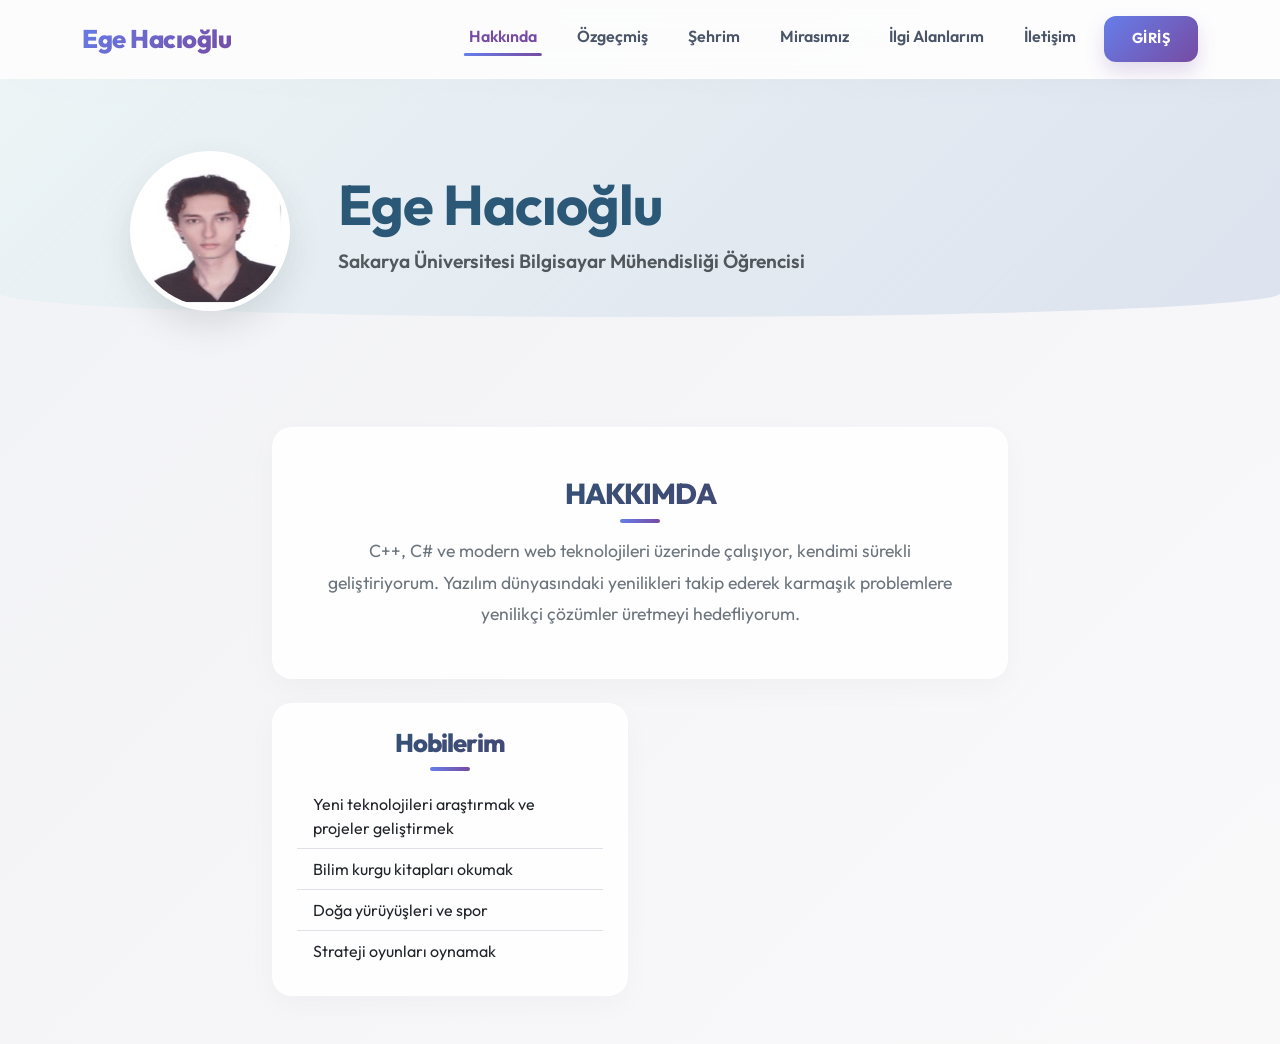
<file: index.html>
<!doctype html>
<html lang="tr">

<head>
  <meta charset="UTF-8" />
  <meta name="viewport" content="width=device-width, initial-scale=1.0" />
  <title>Hakkında - Ege Hacıoğlu | Web Projesi</title>
  <link href="https://cdn.jsdelivr.net/npm/bootstrap@5.3.0/dist/css/bootstrap.min.css" rel="stylesheet" />
  <link rel="stylesheet" href="style.css" />
</head>

<body>
  <!-- Sayfanın üst kısmında yer alan navigasyon çubuğumuz -->
  <nav class="navbar navbar-expand-lg navbar-dark bg-dark">
    <div class="container">
      <a class="navbar-brand" href="index.html">Ege Hacıoğlu</a>
      <button class="navbar-toggler" type="button" data-bs-toggle="collapse" data-bs-target="#menu">
        <span class="navbar-toggler-icon"></span>
      </button>
      <div class="collapse navbar-collapse" id="menu">
        <ul class="navbar-nav ms-auto">
          <li class="nav-item"><a class="nav-link active" href="index.html">Hakkında</a></li>
          <li class="nav-item"><a class="nav-link" href="ozgecmis.html">Özgeçmiş</a></li>
          <li class="nav-item"><a class="nav-link" href="sehrim.html">Şehrim</a></li>
          <li class="nav-item"><a class="nav-link" href="mirasimiz.html">Mirasımız</a></li>
          <li class="nav-item"><a class="nav-link" href="ilgialanlarim.html">İlgi Alanlarım</a></li>
          <li class="nav-item"><a class="nav-link" href="iletisim.html">İletişim</a></li>
          <li class="nav-item"><a class="btn btn-primary btn-sm ms-lg-2" href="login.html">Giriş</a></li>
        </ul>
      </div>
    </div>
  </nav>

  <!-- Yeni Giriş Kısmı -->
  <section id="hero" class="hero-section position-relative py-5">
    <div class="container position-relative z-1 mt-4">
      <div class="row align-items-center justify-content-center justify-content-md-start px-md-5">
        <!-- Profil Fotoğrafı Alanı -->
        <div class="col-12 col-md-auto mb-4 mb-md-0 d-flex justify-content-center">
          <div class="profile-img-container shadow-lg d-flex align-items-center justify-content-center">
            <img src="resimler/profil.png" alt="Ege Hacıoğlu" style="width: 100%; height: 100%; object-fit: cover; border-radius: 50%;">
          </div>
        </div>
        <!-- Yazı Alanı -->
        <div class="col-12 col-md-8 text-center text-md-start ms-md-4">
          <h1 class="hero-name display-4 fw-bold text-dark mb-2">Ege Hacıoğlu</h1>
          <p class="hero-subtitle lead fw-semibold text-muted mb-3">
            Sakarya Üniversitesi Bilgisayar Mühendisliği Öğrencisi
          </p>
        </div>
      </div>
    </div>

    <!-- Arka plan renk bloğu -->
    <div class="hero-bg-shape"></div>
  </section>

  <!-- Hakkında İçeriği  -->
  <section id="hakkinda-detay" class="py-5 position-relative z-1">
    <div class="container">
      <div class="row justify-content-center">
        <div class="col-md-8">
          <div class="card kart-efekti p-5 text-center mb-4">
            <h3 class="baslik-stili mb-4" style="font-size: 1.8rem;">HAKKIMDA</h3>
            <p class="text-secondary mb-0" style="font-size: 1.1rem; line-height: 1.8;">
              C++, C# ve modern web teknolojileri üzerinde çalışıyor, kendimi sürekli geliştiriyorum.
              Yazılım dünyasındaki yenilikleri takip ederek karmaşık problemlere yenilikçi çözümler üretmeyi
              hedefliyorum.
            </p>
          </div>

          <div class="row g-4">
            <!-- Hobiler Kısmı -->
            <div class="col-md-6">
              <div class="card kart-efekti p-4 h-1000">
                <h3 class="baslik-stili mb-4 text-center" style="font-size: 1.6rem;">Hobilerim </h3>
                <ul class="list-group list-group-flush text-secondary" style="font-size: 1rem;">
                  <li class="list-group-item bg-transparent"> Yeni teknolojileri araştırmak ve projeler geliştirmek</li>
                  <li class="list-group-item bg-transparent"> Bilim kurgu kitapları okumak</li>
                  <li class="list-group-item bg-transparent"> Doğa yürüyüşleri ve spor</li>
                  <li class="list-group-item bg-transparent"> Strateji oyunları oynamak</li>
                </ul>
              </div>
            </div>
          </div>
        </div>
      </div>
    </div>
  </section>

  <script src="https://cdn.jsdelivr.net/npm/bootstrap@5.3.0/dist/js/bootstrap.bundle.min.js"></script>
</body>

</html>
</file>
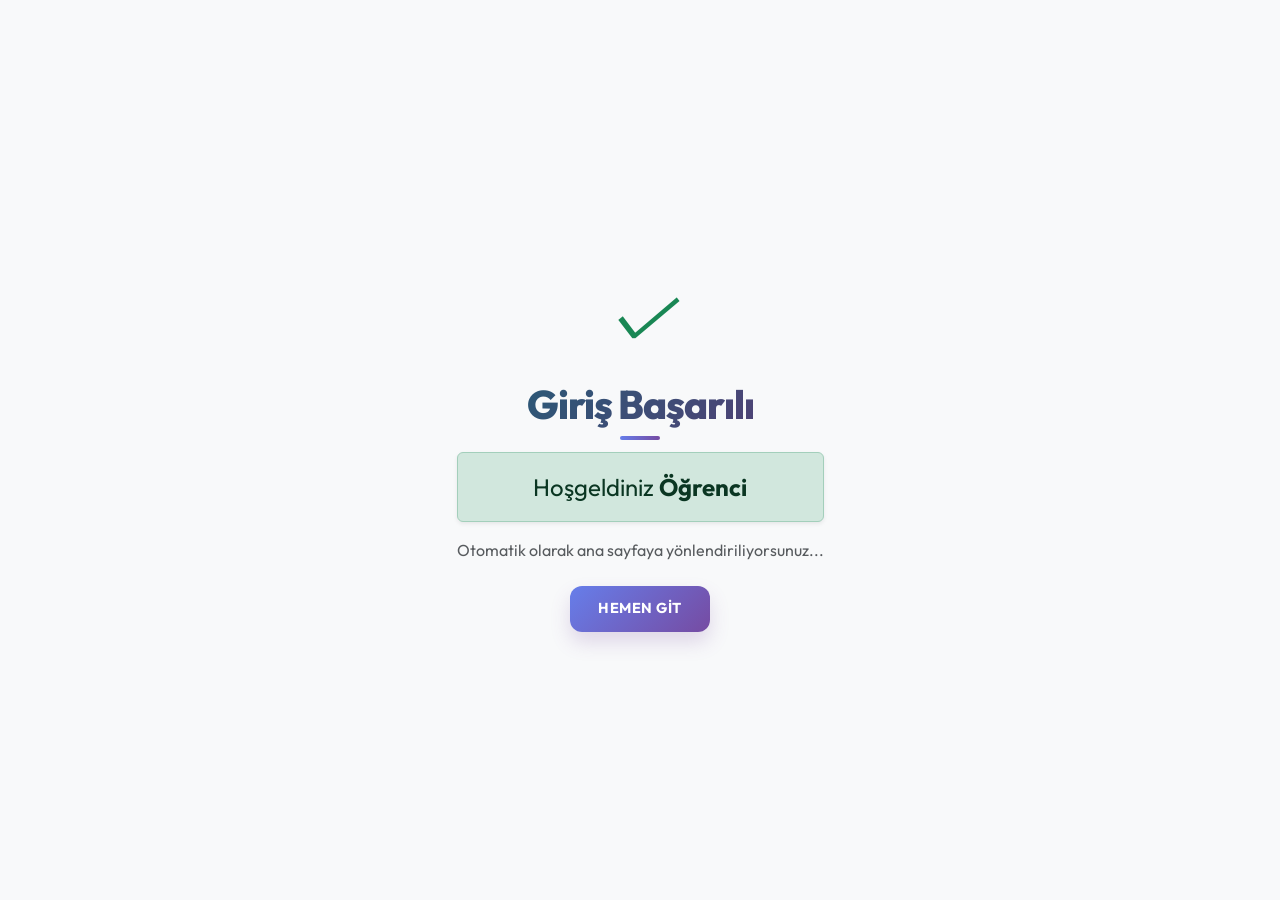
<file: basarili.html>
<!DOCTYPE html>
<html lang="tr">
<head>
    <meta charset="UTF-8">
    <meta name="viewport" content="width=device-width, initial-scale=1.0">
    <title>Giriş Başarılı</title>
    <link href="https://cdn.jsdelivr.net/npm/bootstrap@5.3.0/dist/css/bootstrap.min.css" rel="stylesheet">
    <link rel="stylesheet" href="style.css">
    <style>
        .success-container {
            min-height: 100vh;
            display: flex;
            align-items: center;
            justify-content: center;
            background-color: #f8f9fa;
        }
    </style>
    <!-- 4 Saniye sonra anasayfaya yönlendir -->
    <meta http-equiv="refresh" content="4;url=index.html">
</head>
<body>
    <div class="success-container">
        <div class="text-center">
            <div class="display-1 text-success mb-3">
                <i class="bi bi-check-circle-fill">✓</i>
            </div>
            <h1 class="baslik-stili mb-4">Giriş Başarılı</h1>
            <div class="alert alert-success fs-4 px-5 py-3 shadow-sm" role="alert">
                Hoşgeldiniz <strong id="ogrenciNo"></strong>
            </div>
            <p class="text-muted mt-3">Otomatik olarak ana sayfaya yönlendiriliyorsunuz...</p>
            <a href="index.html" class="btn btn-primary mt-2">Hemen Git</a>
        </div>
    </div>

    <script>
        // URL'den öğrenci numarasını al
        const urlParams = new URLSearchParams(window.location.search);
        const sifre = urlParams.get('sifre');
        if (sifre) {
            document.getElementById('ogrenciNo').textContent = sifre;
        } else {
            document.getElementById('ogrenciNo').textContent = "Öğrenci";
        }
    </script>
</body>
</html>
</file>
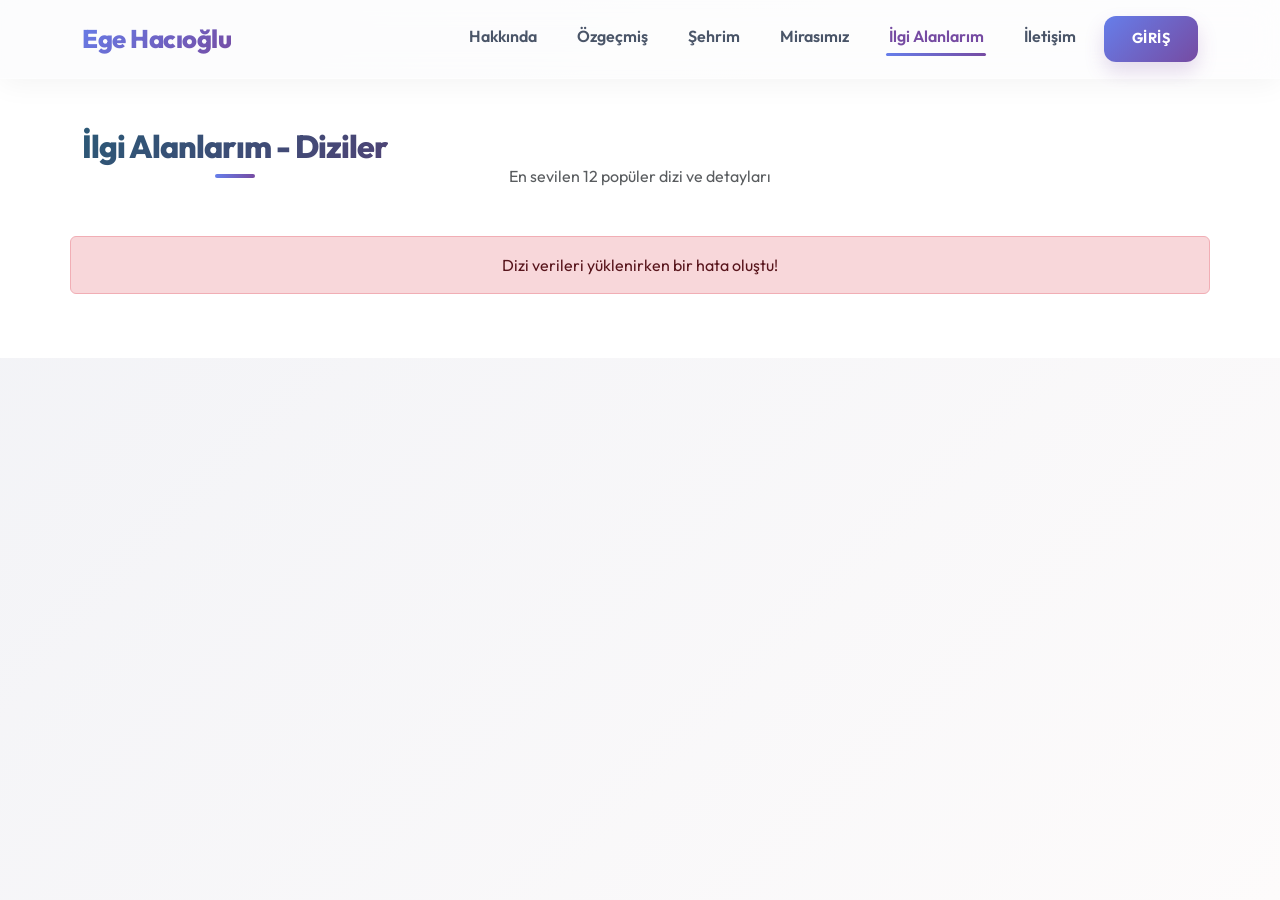
<file: ilgialanlarim.html>
<!doctype html>
<html lang="tr">
  <head>
    <meta charset="UTF-8" />
    <meta name="viewport" content="width=device-width, initial-scale=1.0" />
    <title>İlgi Alanlarım - Ege Hacıoğlu | Web Projesi</title>
    <link href="https://cdn.jsdelivr.net/npm/bootstrap@5.3.0/dist/css/bootstrap.min.css" rel="stylesheet" />
    <link rel="stylesheet" href="style.css" />
  </head>
  <body>
    <!-- Sayfanın üst kısmında yer alan navigasyon çubuğumuz -->
    <nav class="navbar navbar-expand-lg navbar-dark bg-dark">
      <div class="container">
        <a class="navbar-brand" href="index.html">Ege Hacıoğlu</a>
        <button class="navbar-toggler" type="button" data-bs-toggle="collapse" data-bs-target="#menu">
          <span class="navbar-toggler-icon"></span>
        </button>
        <div class="collapse navbar-collapse" id="menu">
          <ul class="navbar-nav ms-auto">
            <li class="nav-item"><a class="nav-link" href="index.html">Hakkında</a></li>
            <li class="nav-item"><a class="nav-link" href="ozgecmis.html">Özgeçmiş</a></li>
            <li class="nav-item"><a class="nav-link" href="sehrim.html">Şehrim</a></li>
            <li class="nav-item"><a class="nav-link" href="mirasimiz.html">Mirasımız</a></li>
            <li class="nav-item"><a class="nav-link active" href="ilgialanlarim.html">İlgi Alanlarım</a></li>
            <li class="nav-item"><a class="nav-link" href="iletisim.html">İletişim</a></li>
            <li class="nav-item"><a class="btn btn-primary btn-sm ms-lg-2" href="login.html">Giriş</a></li>
          </ul>
        </div>
      </div>
    </nav>

    <section id="ilgi-alanlarim" class="py-5 bg-white">
      <div class="container">
        <h2 class="text-center mb-2 baslik-stili">İlgi Alanlarım - Diziler</h2>
        <p class="text-center text-muted mb-5" style="margin-top: -10px;">En sevilen 12 popüler dizi ve detayları</p>
        <div id="apiSonuc" class="row g-4 justify-content-center">
          <div class="text-center">
            <div class="spinner-border text-primary" role="status">
              <span class="visually-hidden">Yükleniyor...</span>
            </div>
            <p class="mt-2 text-muted">API verileri çekiliyor...</p>
          </div>
        </div>
      </div>
    </section>

    <script src="https://cdn.jsdelivr.net/npm/bootstrap@5.3.0/dist/js/bootstrap.bundle.min.js"></script>
    <script src="script.js"></script>
  </body>
</html>
</file>
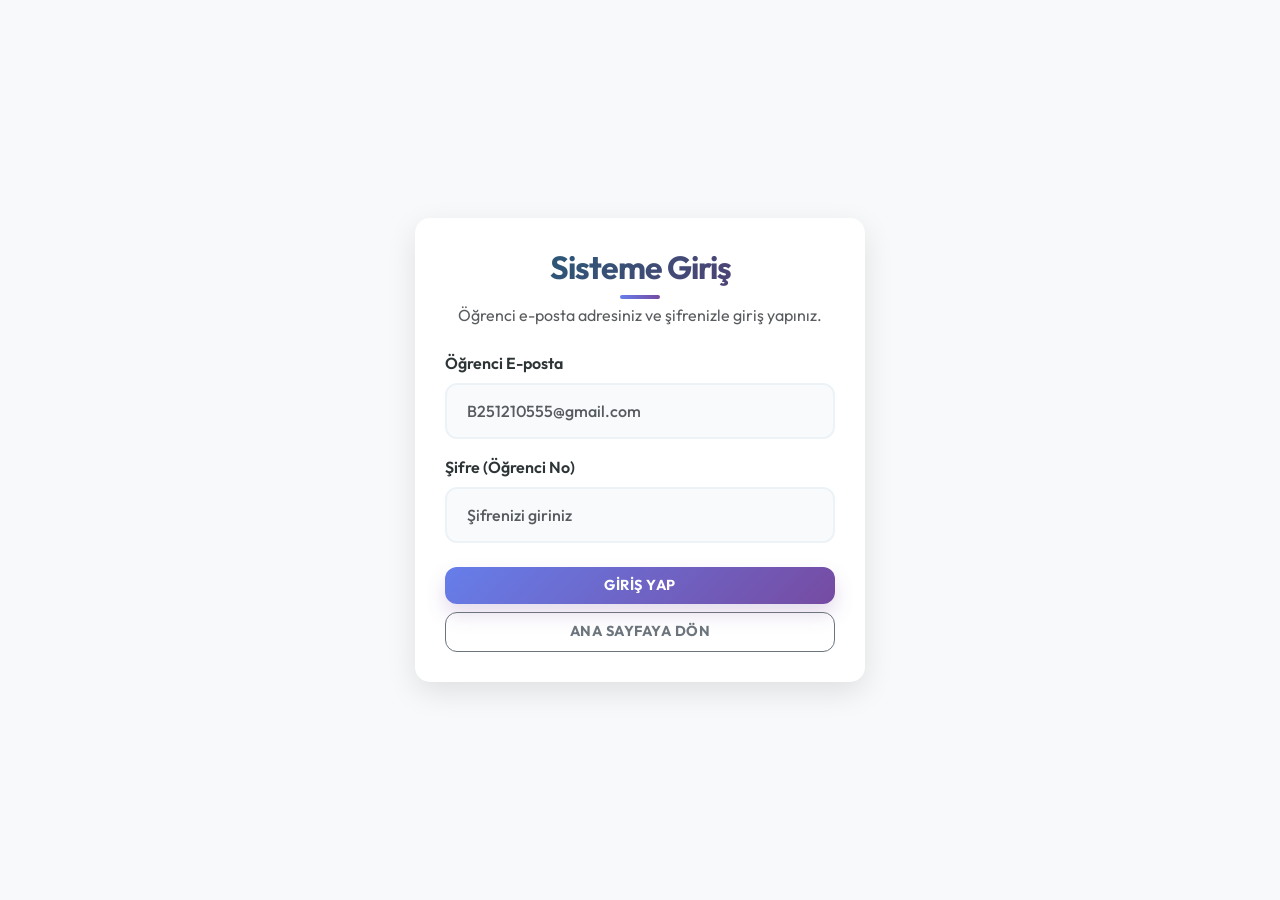
<file: login.html>
<!DOCTYPE html>
<html lang="tr">
<head>
    <meta charset="UTF-8">
    <meta name="viewport" content="width=device-width, initial-scale=1.0">
    <title>Öğrenci Girişi</title>
    <link href="https://cdn.jsdelivr.net/npm/bootstrap@5.3.0/dist/css/bootstrap.min.css" rel="stylesheet">
    <link rel="stylesheet" href="style.css">
    <style>
        .login-container {
            min-height: 100vh;
            display: flex;
            align-items: center;
            justify-content: center;
            background-color: #f8f9fa;
        }
        .login-card {
            width: 100%;
            max-width: 450px;
            padding: 30px;
            border-radius: 15px;
            box-shadow: 0 10px 30px rgba(0,0,0,0.1);
            background: white;
            border: none;
        }
    </style>
</head>
<body>

<div class="login-container">
    <div class="login-card">
        <div class="text-center mb-4">
            <h2 class="fw-bold baslik-stili" style="margin-bottom: 1rem;">Sisteme Giriş</h2>
            <p class="text-muted">Öğrenci e-posta adresiniz ve şifrenizle giriş yapınız.</p>
        </div>

        <div id="genelHata" class="alert alert-danger" role="alert" style="display: none;">
            E-posta veya şifre hatalı! Lütfen bilgilerinizi kontrol ediniz.
        </div>

        <form id="loginForm" onsubmit="event.preventDefault(); loginKontrol();">
            <div class="mb-3">
                <label for="email" class="form-label fw-semibold">Öğrenci E-posta</label>
                <input type="email" class="form-control" id="email" name="email" placeholder="B251210555@gmail.com">
                <div id="emailHata" class="text-danger small mt-1" style="display: none;"></div>
            </div>

            <div class="mb-4">
                <label for="sifre" class="form-label fw-semibold">Şifre (Öğrenci No)</label>
                <input type="password" class="form-control" id="sifre" name="sifre" placeholder="Şifrenizi giriniz">
                <div id="sifreHata" class="text-danger small mt-1" style="display: none;"></div>
            </div>

            <div class="d-grid gap-2">
                <button type="submit" class="btn btn-primary py-2">Giriş Yap</button>
                <a href="index.html" class="btn btn-outline-secondary py-2">Ana Sayfaya Dön</a>
            </div>
        </form>
    </div>
</div>

<script>
function loginKontrol() {
    const emailInput = document.getElementById('email');
    const sifreInput = document.getElementById('sifre');
    const emailHata = document.getElementById('emailHata');
    const sifreHata = document.getElementById('sifreHata');
    const genelHata = document.getElementById('genelHata');
    
    let gecerli = true;

    // Hata mesajlarını sıfırla
    emailHata.style.display = 'none';
    sifreHata.style.display = 'none';
    genelHata.style.display = 'none';

    const email = emailInput.value.trim();
    const sifre = sifreInput.value.trim();

    // Boş alan kontrolü
    if (email === "") {
        emailHata.textContent = "E-posta alanı boş bırakılamaz.";
        emailHata.style.display = 'block';
        gecerli = false;
    } else {
        const emailRegex = /^[^\s@]+@[^\s@]+\.[^\s@]+$/;
        if (!emailRegex.test(email)) {
            emailHata.textContent = "Lütfen geçerli bir e-posta adresi giriniz.";
            emailHata.style.display = 'block';
            gecerli = false;
        }
    }

    if (sifre === "") {
        sifreHata.textContent = "Şifre alanı boş bırakılamaz.";
        sifreHata.style.display = 'block';
        gecerli = false;
    }

    if (gecerli) {
        if (email === "B251210555@gmail.com" && sifre === "B251210555") {
            // Başarılı giriş: Javascript ile başarılı sayfasına yönlendir
            window.location.href = "basarili.html?sifre=" + encodeURIComponent(sifre);
        } else {
            // Başarısız giriş
            genelHata.style.display = 'block';
        }
    }
}
</script>

</body>
</html>
</file>
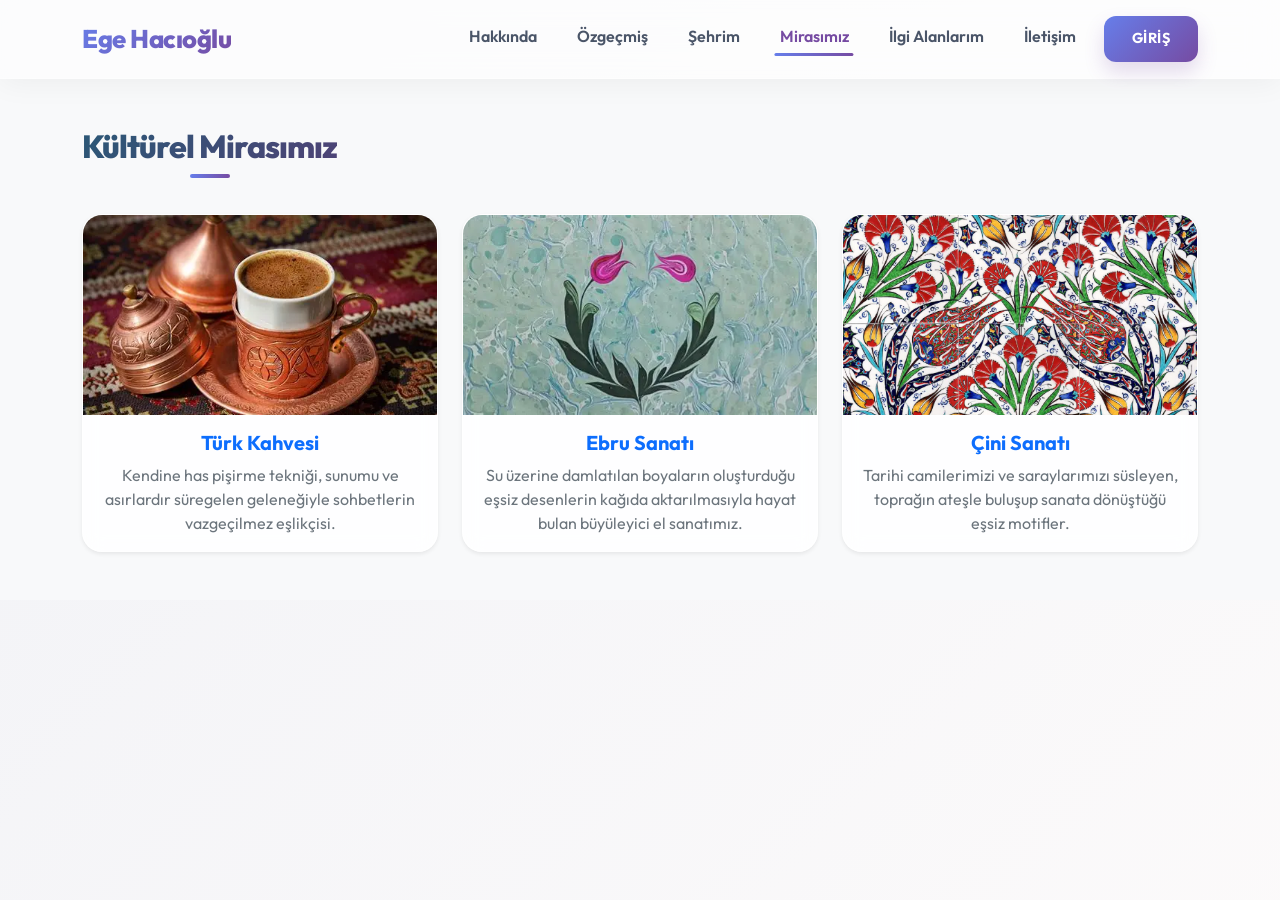
<file: mirasimiz.html>
<!doctype html>
<html lang="tr">
  <head>
    <meta charset="UTF-8" />
    <meta name="viewport" content="width=device-width, initial-scale=1.0" />
    <title>Mirasımız - Ege Hacıoğlu | Web Projesi</title>
    <link href="https://cdn.jsdelivr.net/npm/bootstrap@5.3.0/dist/css/bootstrap.min.css" rel="stylesheet" />
    <link rel="stylesheet" href="style.css" />
  </head>
  <body>
    <!-- Sayfanın üst kısmında yer alan navigasyon menü çubuğumuz -->
    <nav class="navbar navbar-expand-lg navbar-dark bg-dark">
      <div class="container">
        <a class="navbar-brand" href="index.html">Ege Hacıoğlu</a>
        <button class="navbar-toggler" type="button" data-bs-toggle="collapse" data-bs-target="#menu">
          <span class="navbar-toggler-icon"></span>
        </button>
        <div class="collapse navbar-collapse" id="menu">
          <ul class="navbar-nav ms-auto">
            <li class="nav-item"><a class="nav-link" href="index.html">Hakkında</a></li>
            <li class="nav-item"><a class="nav-link" href="ozgecmis.html">Özgeçmiş</a></li>
            <li class="nav-item"><a class="nav-link" href="sehrim.html">Şehrim</a></li>
            <li class="nav-item"><a class="nav-link active" href="mirasimiz.html">Mirasımız</a></li>
            <li class="nav-item"><a class="nav-link" href="ilgialanlarim.html">İlgi Alanlarım</a></li>
            <li class="nav-item"><a class="nav-link" href="iletisim.html">İletişim</a></li>
            <li class="nav-item"><a class="btn btn-primary btn-sm ms-lg-2" href="login.html">Giriş</a></li>
          </ul>
        </div>
      </div>
    </nav>

    <section id="mirasimiz" class="py-5 bg-light">
      <div class="container">
        <h2 class="text-center mb-5 baslik-stili">Kültürel Mirasımız</h2>
        <div class="row g-4">
          <div class="col-md-4">
            <div class="card h-100 kart-efekti shadow-sm border-0">
              <img src="./resimler/turkkahvesi.jpg" class="card-img-top object-fit-cover" style="height: 200px" alt="Türk Kahvesi" />
              <div class="card-body text-center">
                <h5 class="card-title text-primary">Türk Kahvesi</h5>
                <p class="card-text text-secondary">
                  Kendine has pişirme tekniği, sunumu ve asırlardır süregelen
                  geleneğiyle sohbetlerin vazgeçilmez eşlikçisi.
                </p>
              </div>
            </div>
          </div>
          <div class="col-md-4">
            <div class="card h-100 kart-efekti shadow-sm border-0">
              <img src="./resimler/ebru.jpg" class="card-img-top object-fit-cover" style="height: 200px" alt="Ebru Sanatı" />
              <div class="card-body text-center">
                <h5 class="card-title text-primary">Ebru Sanatı</h5>
                <p class="card-text text-secondary">
                  Su üzerine damlatılan boyaların oluşturduğu eşsiz desenlerin
                  kağıda aktarılmasıyla hayat bulan büyüleyici el sanatımız.
                </p>
              </div>
            </div>
          </div>
          <div class="col-md-4">
            <div class="card h-100 kart-efekti shadow-sm border-0">
              <img src="./resimler/cini.jpg" class="card-img-top object-fit-cover" style="height: 200px" alt="Çini Sanatı" />
              <div class="card-body text-center">
                <h5 class="card-title text-primary">Çini Sanatı</h5>
                <p class="card-text text-secondary">
                  Tarihi camilerimizi ve saraylarımızı süsleyen, toprağın ateşle
                  buluşup sanata dönüştüğü eşsiz motifler.
                </p>
              </div>
            </div>
          </div>
        </div>
      </div>
    </section>

    <script src="https://cdn.jsdelivr.net/npm/bootstrap@5.3.0/dist/js/bootstrap.bundle.min.js"></script>
  </body>
</html>
</file>
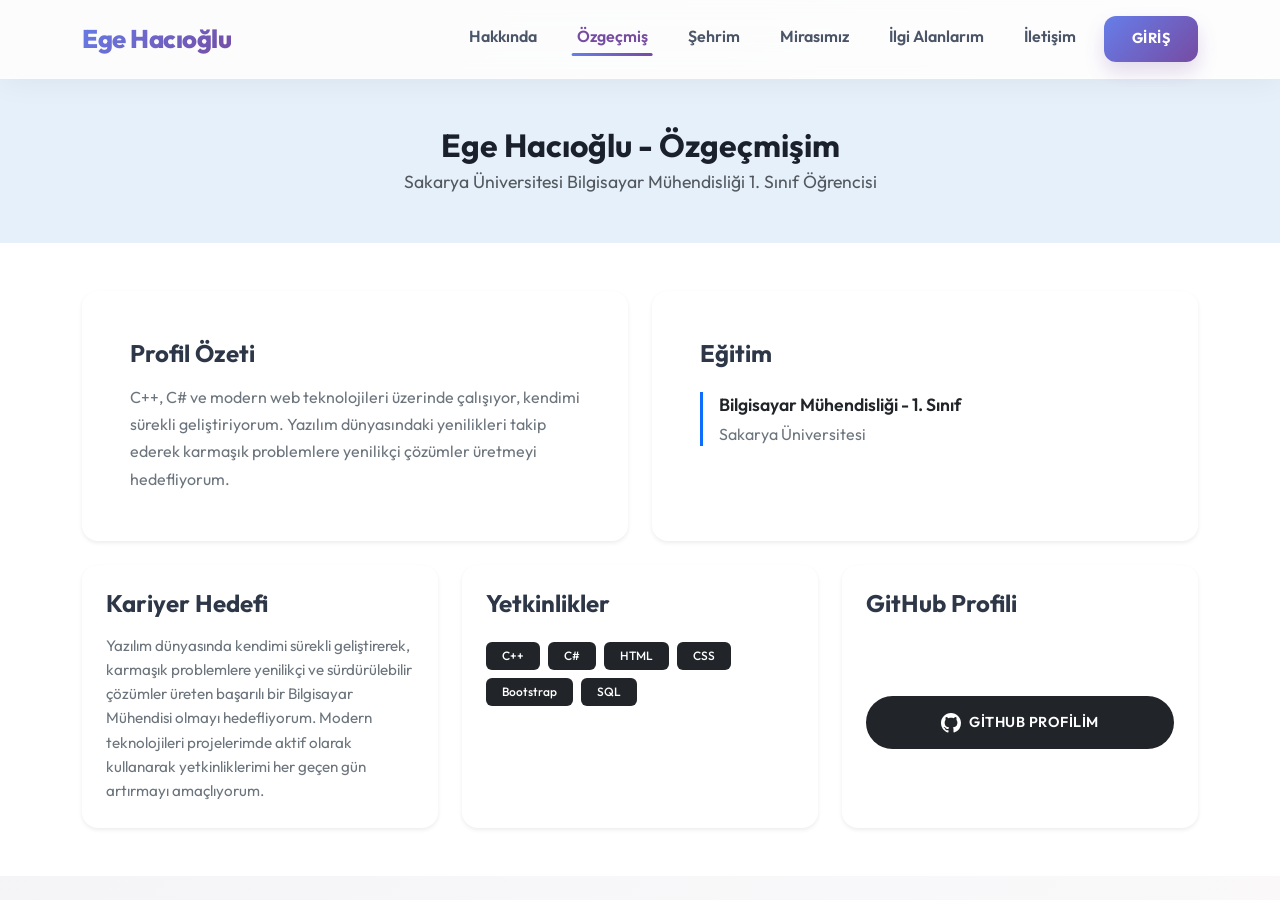
<file: ozgecmis.html>
<!doctype html>
<html lang="tr">

<head>
  <meta charset="UTF-8" />
  <meta name="viewport" content="width=device-width, initial-scale=1.0" />
  <title>Özgeçmiş - Ege Hacıoğlu | Web Projesi</title>
  <link href="https://cdn.jsdelivr.net/npm/bootstrap@5.3.0/dist/css/bootstrap.min.css" rel="stylesheet" />
  <link rel="stylesheet" href="style.css" />
</head>

<body>
  <!-- Sayfanın üst kısmında yer alan navigasyon çubuğumuz -->
  <nav class="navbar navbar-expand-lg navbar-dark bg-dark">
    <div class="container">
      <a class="navbar-brand" href="index.html">Ege Hacıoğlu</a>
      <button class="navbar-toggler" type="button" data-bs-toggle="collapse" data-bs-target="#menu">
        <span class="navbar-toggler-icon"></span>
      </button>
      <div class="collapse navbar-collapse" id="menu">
        <ul class="navbar-nav ms-auto">
          <li class="nav-item"><a class="nav-link" href="index.html">Hakkında</a></li>
          <li class="nav-item"><a class="nav-link active" href="ozgecmis.html">Özgeçmiş</a></li>
          <li class="nav-item"><a class="nav-link" href="sehrim.html">Şehrim</a></li>
          <li class="nav-item"><a class="nav-link" href="mirasimiz.html">Mirasımız</a></li>
          <li class="nav-item"><a class="nav-link" href="ilgialanlarim.html">İlgi Alanlarım</a></li>
          <li class="nav-item"><a class="nav-link" href="iletisim.html">İletişim</a></li>
          <li class="nav-item"><a class="btn btn-primary btn-sm ms-lg-2" href="login.html">Giriş</a></li>
        </ul>
      </div>
    </div>
  </nav>

  <!-- CV baslık alanı -->
  <div class="cv-header py-5" style="background-color: #e6f0fa; margin-top: -1px;">
    <div class="container text-center">
      <h2 class="fw-bold mb-1" style="color: #1a202c; font-size: 2rem;">Ege Hacıoğlu - Özgeçmişim</h2>
      <p class="text-muted mb-0" style="font-size: 1.1rem;">Sakarya Üniversitesi Bilgisayar Mühendisliği 1. Sınıf
        Öğrencisi</p>
    </div>
  </div>

  <!-- CV  -->
  <main id="ozgecmis" class="py-5 bg-white">
    <div class="container">
      <div class="row g-4">
        <!-- Profil Özeti -->
        <article class="col-md-6">
          <section class="card h-100 border-0 shadow-sm" style="border-radius: 16px; transition: transform 0.3s ease;">
            <div class="card-body p-4 p-md-5">
              <header>
                <h4 class="fw-bold mb-3" style="color: #2d3748;">Profil Özeti</h4>
              </header>
              <p class="text-secondary mb-0" style="line-height: 1.7;">
                C++, C# ve modern web teknolojileri üzerinde çalışıyor, kendimi sürekli geliştiriyorum. Yazılım
                dünyasındaki yenilikleri takip ederek karmaşık problemlere yenilikçi çözümler üretmeyi hedefliyorum.
              </p>
            </div>
          </section>
        </article>

        <!-- Eğitim -->
        <aside class="col-md-6">
          <section class="card h-100 border-0 shadow-sm" style="border-radius: 16px; transition: transform 0.3s ease;">
            <div class="card-body p-4 p-md-5">
              <header>
                <h4 class="fw-bold mb-4" style="color: #2d3748;">Eğitim</h4>
              </header>
              <div class="border-start border-3 ps-3" style="border-color: #0d6efd !important;">
                <p class="mb-1 fw-semibold text-dark" style="font-size: 1.1rem;">
                  Bilgisayar Mühendisliği - 1. Sınıf
                </p>
                <p class="text-secondary mb-0">
                  Sakarya Üniversitesi
                </p>
              </div>
            </div>
          </section>
        </aside>

        <!--Kariyer Hedefi -->
        <article class="col-md-4">
          <section class="card h-100 border-0 shadow-sm" style="border-radius: 16px; transition: transform 0.3s ease;">
            <div class="card-body p-4">
              <header>
                <h4 class="fw-bold mb-3" style="color: #2d3748;">Kariyer Hedefi</h4>
              </header>
              <p class="text-secondary mb-0" style="font-size: 0.95rem; line-height: 1.6;">
                Yazılım dünyasında kendimi sürekli geliştirerek, karmaşık problemlere yenilikçi ve sürdürülebilir
                çözümler üreten başarılı bir Bilgisayar Mühendisi olmayı hedefliyorum. Modern teknolojileri projelerimde
                aktif olarak kullanarak yetkinliklerimi her geçen gün artırmayı amaçlıyorum.
              </p>
            </div>
          </section>
        </article>

        <!-- Diller -->
        <aside class="col-md-4">
          <section class="card h-100 border-0 shadow-sm" style="border-radius: 16px; transition: transform 0.3s ease;">
            <div class="card-body p-4">
              <header>
                <h4 class="fw-bold mb-4" style="color: #2d3748;">Yetkinlikler</h4>
              </header>
              <div class="d-flex flex-wrap gap-2">
                <span class="badge bg-dark px-3 py-2 rounded-2 fw-medium">C++</span>
                <span class="badge bg-dark px-3 py-2 rounded-2 fw-medium">C#</span>
                <span class="badge bg-dark px-3 py-2 rounded-2 fw-medium">HTML</span>
                <span class="badge bg-dark px-3 py-2 rounded-2 fw-medium">CSS</span>
                <span class="badge bg-dark px-3 py-2 rounded-2 fw-medium">Bootstrap</span>
                <span class="badge bg-dark px-3 py-2 rounded-2 fw-medium">SQL</span>
              </div>
            </div>
          </section>
        </aside>

        <!-- GitHub Profili -->
        <aside class="col-md-4">
          <section class="card h-100 border-0 shadow-sm" style="border-radius: 16px; transition: transform 0.3s ease;">
            <div class="card-body p-4 d-flex flex-column">
              <header>
                <h4 class="fw-bold mb-4" style="color: #2d3748;">GitHub Profili</h4>
              </header>
              <div class="mt-auto mb-auto">
                <a href="https://github.com" target="_blank"
                  class="btn btn-dark w-100 rounded-pill py-3 fw-semibold d-flex align-items-center justify-content-center gap-2"
                  style="background-color: #212529; border: none;">
                  <svg xmlns="http://www.w3.org/2000/svg" width="20" height="20" fill="currentColor"
                    class="bi bi-github" viewBox="0 0 16 16">
                    <path
                      d="M8 0C3.58 0 0 3.58 0 8c0 3.54 2.29 6.53 5.47 7.59.4.07.55-.17.55-.38 0-.19-.01-.82-.01-1.49-2.01.37-2.53-.49-2.69-.94-.09-.23-.48-.94-.82-1.13-.28-.15-.68-.52-.01-.53.63-.01 1.08.58 1.23.82.72 1.21 1.87.87 2.33.66.07-.52.28-.87.51-1.07-1.78-.2-3.64-.89-3.64-3.95 0-.87.31-1.59.82-2.15-.08-.2-.36-1.02.08-2.12 0 0 .67-.21 2.2.82.64-.18 1.32-.27 2-.27s1.36.09 2 .27c1.53-1.04 2.2-.82 2.2-.82.44 1.1.16 1.92.08 2.12.51.56.82 1.27.82 2.15 0 3.07-1.87 3.75-3.65 3.95.29.25.54.73.54 1.48 0 1.07-.01 1.93-.01 2.2 0 .21.15.46.55.38A8.01 8.01 0 0 0 16 8c0-4.42-3.58-8-8-8" />
                  </svg>
                  GitHub Profilim
                </a>
              </div>
            </div>
          </section>
        </aside>
      </div>
    </div>
  </main>

  <script src="https://cdn.jsdelivr.net/npm/bootstrap@5.3.0/dist/js/bootstrap.bundle.min.js"></script>
</body>

</html>
</file>
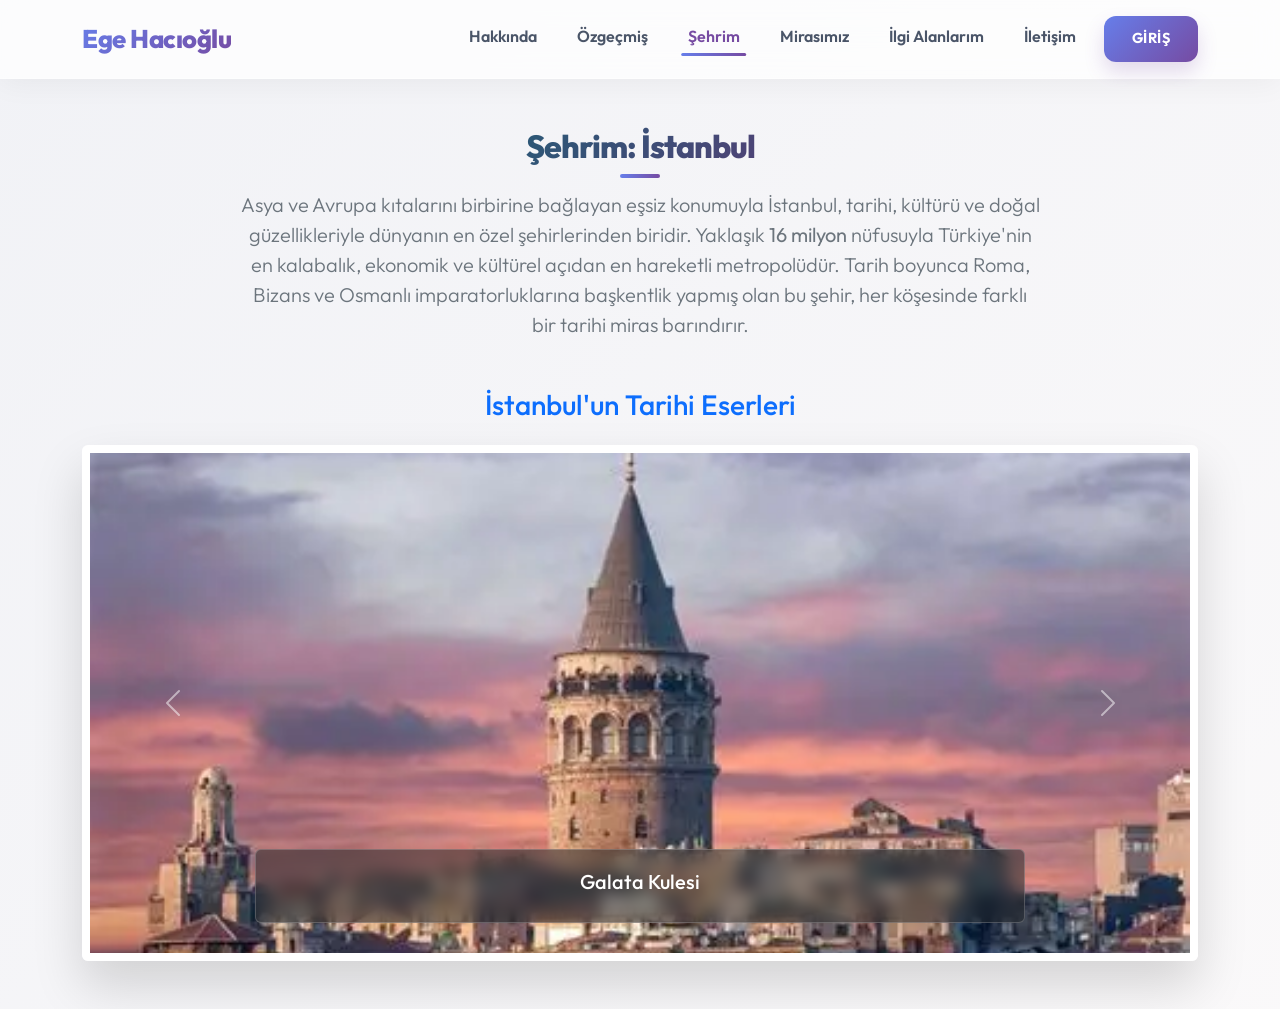
<file: sehrim.html>
<!doctype html>
<html lang="tr">
  <head>
    <meta charset="UTF-8" />
    <meta name="viewport" content="width=device-width, initial-scale=1.0" />
    <title>Şehrim - Ege Hacıoğlu | Web Projesi</title>
    <link href="https://cdn.jsdelivr.net/npm/bootstrap@5.3.0/dist/css/bootstrap.min.css" rel="stylesheet" />
    <link rel="stylesheet" href="style.css" />
  </head>
  <body>
    <!-- Sayfanın üst kısmında yer alan navigasyon çubuğumuz -->
    <nav class="navbar navbar-expand-lg navbar-dark bg-dark">
      <div class="container">
        <a class="navbar-brand" href="index.html">Ege Hacıoğlu</a>
        <button class="navbar-toggler" type="button" data-bs-toggle="collapse" data-bs-target="#menu">
          <span class="navbar-toggler-icon"></span>
        </button>
        <div class="collapse navbar-collapse" id="menu">
          <ul class="navbar-nav ms-auto">
            <li class="nav-item"><a class="nav-link" href="index.html">Hakkında</a></li>
            <li class="nav-item"><a class="nav-link" href="ozgecmis.html">Özgeçmiş</a></li>
            <li class="nav-item"><a class="nav-link active" href="sehrim.html">Şehrim</a></li>
            <li class="nav-item"><a class="nav-link" href="mirasimiz.html">Mirasımız</a></li>
            <li class="nav-item"><a class="nav-link" href="ilgialanlarim.html">İlgi Alanlarım</a></li>
            <li class="nav-item"><a class="nav-link" href="iletisim.html">İletişim</a></li>
            <li class="nav-item"><a class="btn btn-primary btn-sm ms-lg-2" href="login.html">Giriş</a></li>
          </ul>
        </div>
      </div>
    </nav>

    <section id="sehrim" class="py-5">
      <div class="container text-center">
        <h2 class="mb-4 baslik-stili">Şehrim: İstanbul</h2>
        
        <p class="lead text-secondary mb-5 mx-auto" style="max-width: 800px;">
          Asya ve Avrupa kıtalarını birbirine bağlayan eşsiz konumuyla İstanbul, tarihi, kültürü ve doğal güzellikleriyle dünyanın en özel şehirlerinden biridir. 
          Yaklaşık <strong>16 milyon</strong> nüfusuyla Türkiye'nin en kalabalık, ekonomik ve kültürel açıdan en hareketli metropolüdür. 
          Tarih boyunca Roma, Bizans ve Osmanlı imparatorluklarına başkentlik yapmış olan bu şehir, her köşesinde farklı bir tarihi miras barındırır.
        </p>

        <h3 class="mb-4 text-primary">İstanbul'un Tarihi Eserleri</h3>

        <div id="istanbulSlider" class="carousel slide shadow rounded overflow-hidden" data-bs-ride="carousel">
          <div class="carousel-inner">
            <div class="carousel-item active">
              <img src="./resimler/galatakulesi.jpg" class="d-block w-100" alt="Galata" style="height: 500px; object-fit: cover" />
              <div class="carousel-caption bg-dark bg-opacity-50 rounded">
                <h5>Galata Kulesi</h5>
              </div>
            </div>
            <div class="carousel-item">
              <img src="./resimler/ayasofya.jpg" class="d-block w-100" alt="Ayasofya" style="height: 500px; object-fit: cover" />
              <div class="carousel-caption bg-dark bg-opacity-50 rounded">
                <h5>Ayasofya Camii</h5>
              </div>
            </div>
            <div class="carousel-item">
              <img src="./resimler/kızkulesi.jpg" class="d-block w-100" alt="Kız Kulesi" style="height: 500px; object-fit: cover" />
              <div class="carousel-caption bg-dark bg-opacity-50 rounded">
                <h5>Kız Kulesi</h5>
              </div>
            </div>
            <div class="carousel-item">
              <img src="./resimler/sultanahmetcamii.jpg" class="d-block w-100" alt="Sultanahmet" style="height: 500px; object-fit: cover" />
              <div class="carousel-caption bg-dark bg-opacity-50 rounded">
                <h5>Sultanahmet Camii</h5>
              </div>
            </div>
          </div>
          <button class="carousel-control-prev" type="button" data-bs-target="#istanbulSlider" data-bs-slide="prev">
            <span class="carousel-control-prev-icon" aria-hidden="true"></span>
          </button>
          <button class="carousel-control-next" type="button" data-bs-target="#istanbulSlider" data-bs-slide="next">
            <span class="carousel-control-next-icon" aria-hidden="true"></span>
          </button>
        </div>
      </div>
    </section>

    <script src="https://cdn.jsdelivr.net/npm/bootstrap@5.3.0/dist/js/bootstrap.bundle.min.js"></script>
  </body>
</html>
</file>
<file: style.css>
/* Google Fonts'tan Outfit fontunu çekiyoruz, çok daha modern ve havalı duruyor */
@import url('https://fonts.googleapis.com/css2?family=Outfit:wght@300;400;500;600;700;800&display=swap');

/* Sitenin genel gövde ayarları */
body {
    font-family: 'Outfit', sans-serif;
    /* Premium animasyonlu gradient arka plan */
    background: linear-gradient(-45deg, #fdfbfb, #ebedee, #fdfbfb, #f1f2f6);
    background-size: 400% 400%;
    animation: gradientBG 15s ease infinite;
    color: #2d3436;
    scroll-behavior: smooth;
    overflow-x: hidden;
}

@keyframes gradientBG {
    0% { background-position: 0% 50%; }
    50% { background-position: 100% 50%; }
    100% { background-position: 0% 50%; }
}

/* Üst navigasyon menüsü (Glassmorphism Navbar) ayarları */
.navbar {
    background: #ffffffbf !important;
    backdrop-filter: blur(15px);
    -webkit-backdrop-filter: blur(15px);
    box-shadow: 0 4px 30px #0000000d;
    border-bottom: 1px solid #ffffff66;
    padding: 15px 0;
    transition: all 0.4s ease;
}

.navbar-brand {
    font-weight: 800;
    letter-spacing: -0.5px;
    /* Metne gradient renk veriyoruz */
    background: linear-gradient(135deg, #667eea 0%, #764ba2 100%);
    -webkit-background-clip: text; background-clip: text;
    -webkit-text-fill-color: transparent;
    font-size: 1.6rem;
}

/* Navigasyon linkleri ve altı çizili hover animasyonu */
.nav-link {
    font-weight: 600;
    color: #4a5568 !important;
    position: relative;
    padding: 8px 15px !important;
    margin: 0 5px;
    transition: all 0.3s ease;
}

.nav-link::after {
    content: '';
    position: absolute;
    bottom: 0;
    left: 50%;
    width: 0;
    height: 3px;
    background: linear-gradient(90deg, #667eea, #764ba2);
    transition: all 0.3s ease;
    transform: translateX(-50%);
    border-radius: 3px;
}

.nav-link:hover::after, .nav-link.active::after {
    width: 80%;
}

.nav-link:hover, .nav-link.active {
    color: #764ba2 !important;
}

/* Ana başlıkların premium tarzı */
.baslik-stili {
    position: relative;
    display: inline-block;
    font-weight: 800;
    margin-bottom: 3rem;
    background: linear-gradient(135deg, #2b5876 0%, #4e4376 100%);
    -webkit-background-clip: text; background-clip: text;
    -webkit-text-fill-color: transparent;
    letter-spacing: -1px;
}

.baslik-stili::after {
    content: '';
    position: absolute;
    width: 40px;
    height: 4px;
    background: linear-gradient(90deg, #667eea, #764ba2);
    bottom: -12px;
    left: 50%;
    transform: translateX(-50%);
    border-radius: 4px;
    transition: width 0.3s ease;
}

.baslik-stili:hover::after {
    width: 80px;
}

/* Sitedeki kartlara uygulanan modern havaya kalkma ve gölge efekti (Glassmorphism) */
.kart-efekti {
    background: #ffffffd9;
    backdrop-filter: blur(10px);
    border: 1px solid #ffffff80 !important;
    border-radius: 20px;
    box-shadow: 0 10px 30px #00000008;
    transition: all 0.4s cubic-bezier(0.175, 0.885, 0.32, 1.275);
    overflow: hidden;
}

.kart-efekti:hover {
    transform: translateY(-12px) scale(1.02);
    box-shadow: 0 20px 40px #764ba21a !important;
    border-color: #764ba24d !important;
}

.kart-efekti .card-title {
    font-weight: 700;
    color: #2b5876;
}

/* İstanbul sayfasındaki fotoğraf galerisi (slider) köşe ayarları */
#istanbulSlider {
    border-radius: 24px;
    box-shadow: 0 25px 50px #00000026 !important;
    border: 8px solid white;
}

.carousel-caption {
    background: #00000066;
    backdrop-filter: blur(8px);
    -webkit-backdrop-filter: blur(8px);
    border-radius: 16px;
    padding: 20px;
    bottom: 30px;
    border: 1px solid #ffffff33;
}

/* Form alanlarının daha modern görünmesi için */
.form-control, .form-select {
    border-radius: 12px;
    padding: 14px 20px;
    border: 2px solid #edf2f7;
    background-color: #f8fafc;
    transition: all 0.3s ease;
    font-weight: 500;
}

.form-control:focus, .form-select:focus {
    border-color: #667eea;
    background-color: #fff;
    box-shadow: 0 0 0 4px #667eea26;
}

/* Sitedeki tüm butonların havalı hali */
.btn {
    border-radius: 12px;
    padding: 12px 28px;
    font-weight: 700;
    letter-spacing: 0.5px;
    transition: all 0.3s cubic-bezier(0.175, 0.885, 0.32, 1.275);
    text-transform: uppercase;
    font-size: 0.9rem;
}

.btn-primary {
    background: linear-gradient(135deg, #667eea 0%, #764ba2 100%);
    border: none;
    color: white;
    box-shadow: 0 10px 20px #764ba233;
}

.btn-primary:hover {
    transform: translateY(-3px) scale(1.05);
    box-shadow: 0 15px 25px #764ba266;
    background: linear-gradient(135deg, #764ba2 0%, #667eea 100%);
}

.btn-success {
    background: linear-gradient(135deg, #11998e 0%, #38ef7d 100%);
    border: none;
    box-shadow: 0 10px 20px #38ef7d33;
}

.btn-success:hover {
    transform: translateY(-3px) scale(1.05);
    box-shadow: 0 15px 25px #38ef7d66;
    background: linear-gradient(135deg, #38ef7d 0%, #11998e 100%);
}

/* Sayfa yüklendiğinde elemanların yavaşça yukarı doğru gelme animasyonu */
section, .container {
    animation: fadeInUp 0.8s cubic-bezier(0.165, 0.84, 0.44, 1);
}

@keyframes fadeInUp {
    from {
        opacity: 0;
        transform: translateY(30px);
    }
    to {
        opacity: 1;
        transform: translateY(0);
    }
}

/* Formlardaki hata uyarılarının ekranda titreyerek belirme animasyonu */
.text-danger {
    animation: shake 0.4s ease-in-out;
}

@keyframes shake {
    0%, 100% { transform: translateX(0); }
    25% { transform: translateX(-5px); }
    75% { transform: translateX(5px); }
}

/* --- YENİ GİRİŞ (HERO) KISMI STİLLERİ --- */
.hero-section {
    padding-top: 80px;
    padding-bottom: 60px;
    margin-bottom: 20px;
    overflow: hidden;
}

/* Arkadaki renkli blok tasarımı (Orijinaldeki yeşil kutu yerine modern soft gradient kavisli kutu) */
.hero-bg-shape {
    position: absolute;
    top: 0;
    left: 0;
    width: 100%;
    height: 85%;
    background: linear-gradient(135deg, #ebf4f5e6 0%, #b5c6e066 100%);
    border-bottom-left-radius: 50% 10%;
    border-bottom-right-radius: 50% 10%;
    z-index: 0;
}

/* Profil Fotoğrafı Alanı (Ortadaki yuvarlak) */
.profile-img-container {
    width: 160px;
    height: 160px;
    background: #ffffff;
    border-radius: 50%;
    border: 5px solid #ffffffcc;
    position: relative;
    z-index: 2;
    transition: transform 0.4s ease;
    box-shadow: 0 15px 35px #0000001a !important;
}

.profile-img-container:hover {
    transform: scale(1.05) rotate(5deg);
}

.hero-name {
    letter-spacing: -1px;
    color: #2b5876 !important;
}

.hero-subtitle {
    font-size: 1.2rem;
}

/* API Kart Tasarimi */
.api-card-efekti { border-radius: 12px; overflow: hidden; transition: transform 0.3s ease, box-shadow 0.3s ease; background: #fff; }
.api-card-efekti:hover { transform: translateY(-8px); box-shadow: 0 12px 24px #0000001a !important; }
</file>
